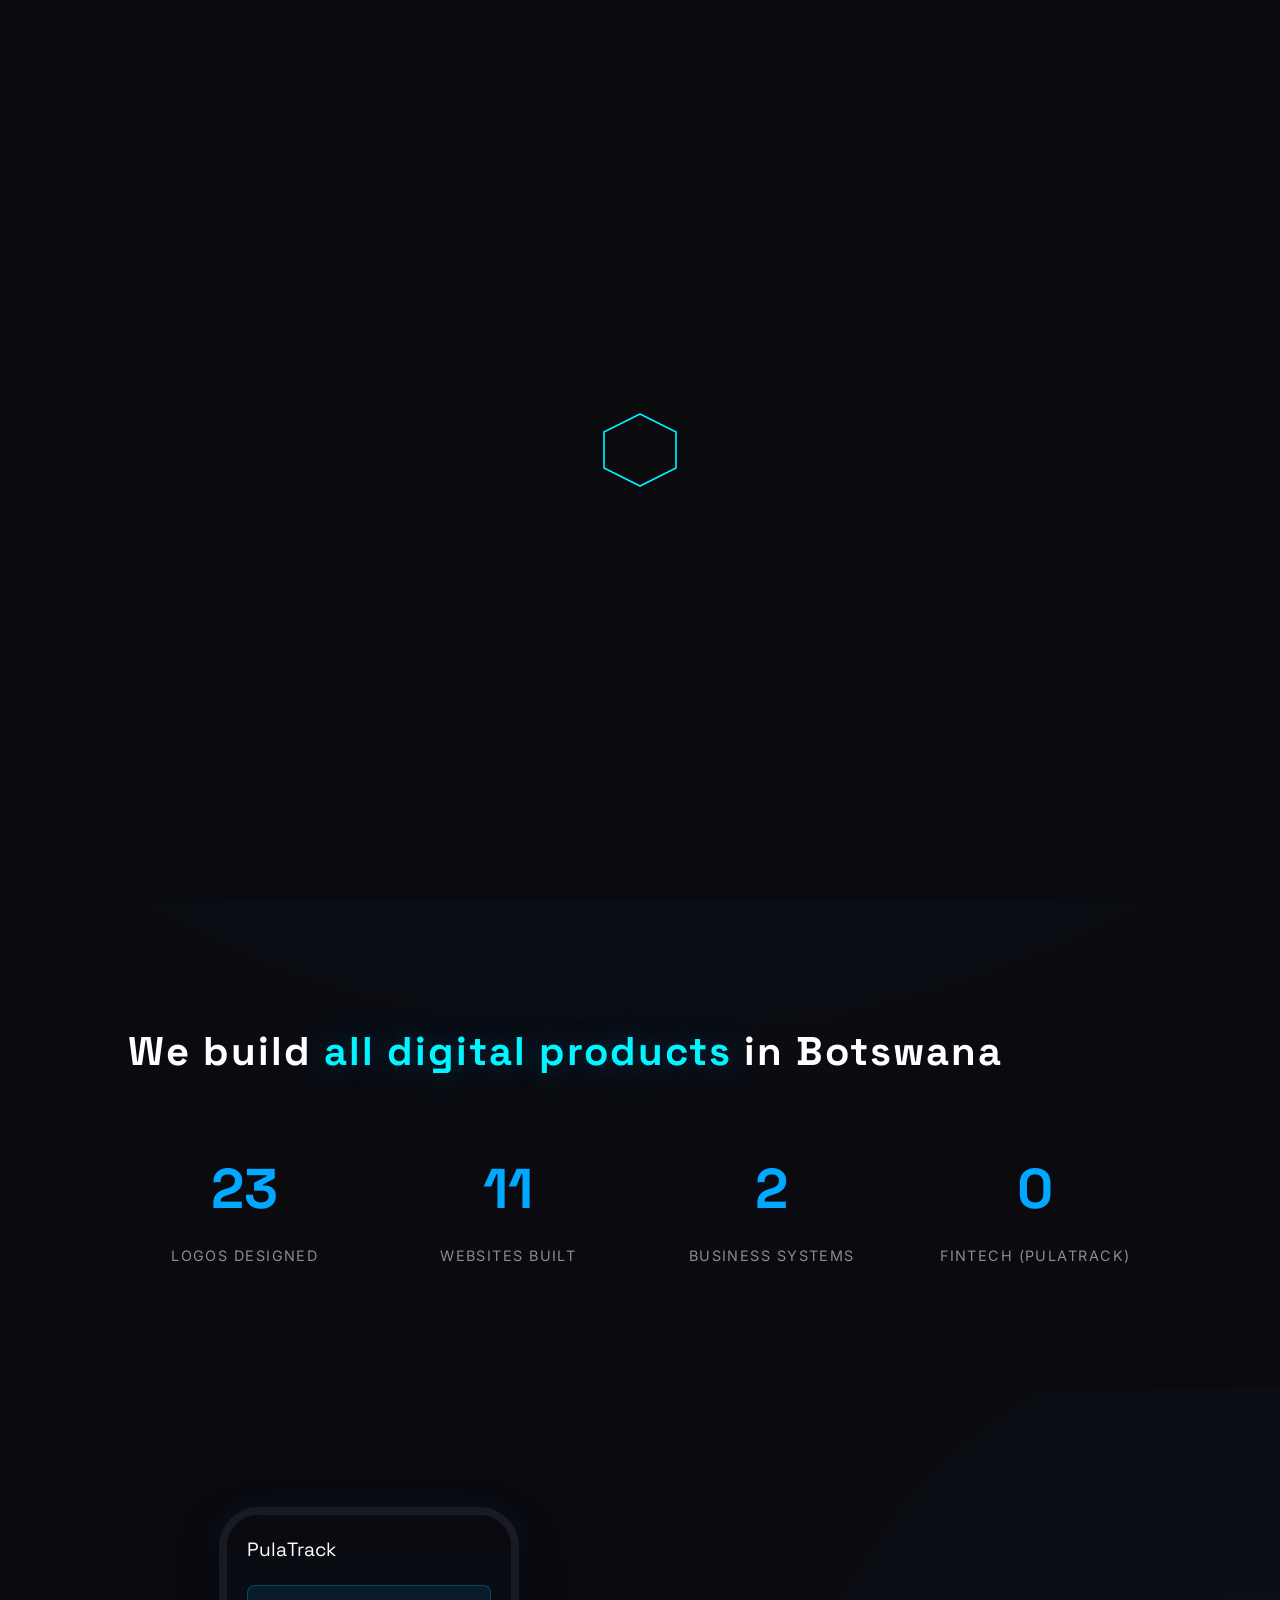
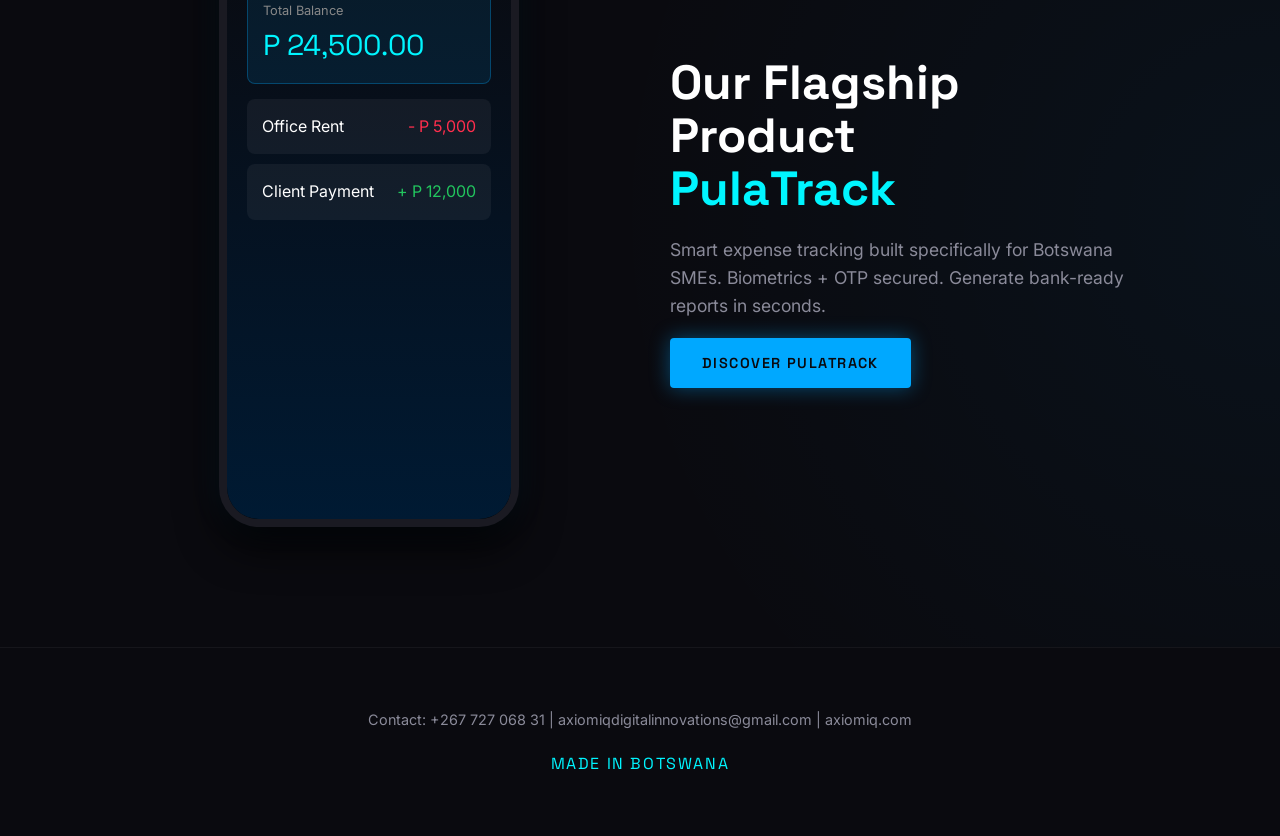
<file: index.html>
<!DOCTYPE html>
<html lang="en">
<head>
    <meta charset="UTF-8">
    <meta name="viewport" content="width=device-width, initial-scale=1.0">
    <title>AXIOMIQ | Moving Business Forward</title>
    <link rel="stylesheet" href="style.css">
    <link href="https://fonts.googleapis.com/css2?family=Space+Grotesk:wght@400;500;700&family=Inter:wght@400;500;600&display=swap" rel="stylesheet">
</head>
<body>

    <!-- LOADING SCREEN -->
    <div id="loader">
        <svg class="loader-hex" viewBox="0 0 100 100">
            <polygon points="50,5 95,27.5 95,72.5 50,95 5,72.5 5,27.5" />
        </svg>
    </div>

    <!-- NAVIGATION -->
    <header>
        <a href="index.html" class="logo-wrap">
            <svg class="logo-svg" viewBox="0 0 100 100">
                <polygon points="50,5 95,27.5 95,72.5 50,95 5,72.5 5,27.5" fill="none" stroke="#00F5FF" stroke-width="4"/>
                <circle cx="50" cy="50" r="8" fill="#00A8FF" />
            </svg>
            AXIOMIQ
        </a>
        <nav class="nav-links">
            <a href="index.html">Home</a>
            <a href="services.html">Services</a>
            <a href="pulatrack.html">PulaTrack</a>
            <a href="team.html">Leadership</a>
            <a href="contact.html">Contact</a>
        </nav>
    </header>

    <!-- HERO -->
    <section class="hero">
        <div class="hero-content">
            <svg class="hero-hex" viewBox="0 0 100 100">
                <polygon points="50,5 95,27.5 95,72.5 50,95 5,72.5 5,27.5" fill="none" stroke="#00F5FF" stroke-width="1.5"/>
                <path d="M50,20 L80,35 L80,65 L50,80 L20,65 L20,35 Z" fill="none" stroke="#00A8FF" stroke-width="1"/>
                <circle cx="50" cy="50" r="5" fill="#00F5FF" />
            </svg>
            <h1>AXIOMIQ</h1>
            <p class="subtext">Advanced X Intelligence Operations Model Intelligence Quotient</p>
            <div class="typing-wrap"><span id="typing"></span><span class="cursor"></span></div>
            <div class="hero-btns">
                <a href="services.html" class="btn btn-primary">Explore Services</a>
                <a href="pulatrack.html" class="btn btn-outline">View PulaTrack</a>
            </div>
        </div>
        <div class="hero-wave"></div>
    </section>

    <!-- ABOUT / STATS -->
    <section id="about">
        <h2 class="section-title reveal">We build <span>all digital products</span> in Botswana</h2>
        <div class="stats-grid">
            <div class="stat-item reveal">
                <div class="stat-num" data-target="100">0</div>
                <div class="stat-label">Logos Designed</div>
            </div>
            <div class="stat-item reveal">
                <div class="stat-num" data-target="50">0</div>
                <div class="stat-label">Websites Built</div>
            </div>
            <div class="stat-item reveal">
                <div class="stat-num" data-target="10">0</div>
                <div class="stat-label">Business Systems</div>
            </div>
            <div class="stat-item reveal">
                <div class="stat-num" data-target="1">0</div>
                <div class="stat-label">Fintech (PulaTrack)</div>
            </div>
        </div>
    </section>

    <!-- PULATRACK TEASER -->
    <section style="background: radial-gradient(circle at 100% 50%, rgba(0,168,255,0.05) 0%, transparent 50%);">
        <div class="split">
            <div class="phone-mockup reveal">
                <div class="phone-screen">
                    <div style="color: #fff; font-family: var(--font-display); font-size: 1.2rem; margin-bottom: 20px;">PulaTrack</div>
                    <div style="background: rgba(0,168,255,0.1); border: 1px solid rgba(0,168,255,0.3); border-radius: 8px; padding: 15px; margin-bottom: 15px;">
                        <div style="font-size: 0.8rem; color: #888;">Total Balance</div>
                        <div style="font-size: 1.8rem; font-family: var(--font-display); color: #00F5FF;">P 24,500.00</div>
                    </div>
                    <div style="background: rgba(255,255,255,0.05); border-radius: 8px; padding: 15px; margin-bottom: 10px; display: flex; justify-content: space-between;">
                        <span style="color: #fff;">Office Rent</span>
                        <span style="color: #FF2E4D;">- P 5,000</span>
                    </div>
                    <div style="background: rgba(255,255,255,0.05); border-radius: 8px; padding: 15px; display: flex; justify-content: space-between;">
                        <span style="color: #fff;">Client Payment</span>
                        <span style="color: #22C55E;">+ P 12,000</span>
                    </div>
                </div>
            </div>
            <div class="pulatrack-text reveal">
                <h2>Our Flagship Product<br><span style="color: var(--cyan);">PulaTrack</span></h2>
                <p>Smart expense tracking built specifically for Botswana SMEs. Biometrics + OTP secured. Generate bank-ready reports in seconds.</p>
                <a href="pulatrack.html" class="btn btn-primary">Discover PulaTrack</a>
            </div>
        </div>
    </section>

    <!-- FOOTER -->
    <footer>
        <p>Contact: +267 727 068 31 | axiomiqdigitalinnovations@gmail.com |  axiomiq.com</p>
        <div class="made-in">MADE IN BOTSWANA</div>
    </footer>

    <script src="script.js"></script>
</body>
</html>
</file>
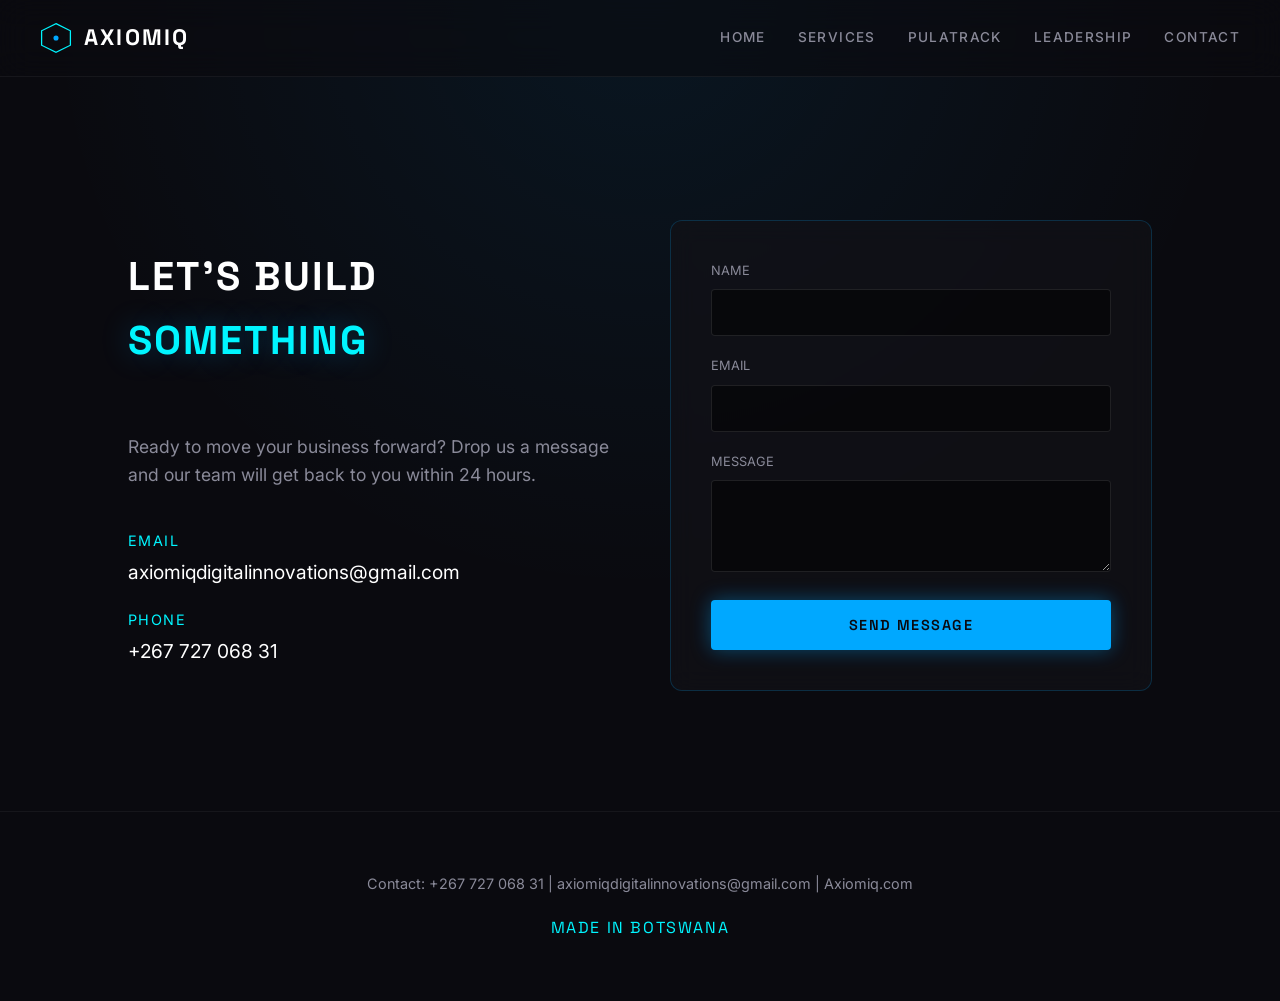
<file: contact.html>
<!DOCTYPE html>
<html lang="en">
<head>
    <meta charset="UTF-8">
    <meta name="viewport" content="width=device-width, initial-scale=1.0">
    <title>Contact | AXIOMIQ</title>
    <link rel="stylesheet" href="style.css">
    <link href="https://fonts.googleapis.com/css2?family=Space+Grotesk:wght@400;500;700&family=Inter:wght@400;500;600&display=swap" rel="stylesheet">
</head>
<body style="padding-top: 100px;">

    <header>
        <a href="index.html" class="logo-wrap">
            <svg class="logo-svg" viewBox="0 0 100 100">
                <polygon points="50,5 95,27.5 95,72.5 50,95 5,72.5 5,27.5" fill="none" stroke="#00F5FF" stroke-width="4"/>
                <circle cx="50" cy="50" r="8" fill="#00A8FF" />
            </svg>
            AXIOMIQ
        </a>
               <nav class="nav-links">
            <a href="index.html">Home</a>
            <a href="services.html">Services</a>
            <a href="pulatrack.html">PulaTrack</a>
            <a href="team.html">Leadership</a>
            <a href="contact.html">Contact</a>
        </nav>
    </header>

    <section>
        <div class="split">
            <div class="reveal">
                <h2 class="section-title">LET'S BUILD <span>SOMETHING</span></h2>
                <p style="color: var(--text-muted); margin-bottom: 40px; font-size: 1.1rem;">Ready to move your business forward? Drop us a message and our team will get back to you within 24 hours.</p>
                
                <div style="margin-bottom: 20px;">
                    <div style="color: var(--cyan); font-size: 0.9rem; text-transform: uppercase; letter-spacing: 0.1em; margin-bottom: 5px;">Email</div>
                    <div style="font-size: 1.2rem;">axiomiqdigitalinnovations@gmail.com</div>
                </div>
                <div>
                    <div style="color: var(--cyan); font-size: 0.9rem; text-transform: uppercase; letter-spacing: 0.1em; margin-bottom: 5px;">Phone</div>
                    <div style="font-size: 1.2rem;">+267 727 068 31</div>
                </div>
            </div>

            <div class="glass-card reveal">
                <form onsubmit="event.preventDefault(); alert('Message sent successfully!');">
                    <div style="margin-bottom: 20px;">
                        <label style="display: block; font-size: 0.8rem; color: var(--text-muted); margin-bottom: 8px; text-transform: uppercase;">Name</label>
                        <input type="text" style="width: 100%; padding: 15px; background: rgba(0,0,0,0.5); border: 1px solid rgba(255,255,255,0.1); color: #fff; border-radius: 4px; outline: none;" required>
                    </div>
                    <div style="margin-bottom: 20px;">
                        <label style="display: block; font-size: 0.8rem; color: var(--text-muted); margin-bottom: 8px; text-transform: uppercase;">Email</label>
                        <input type="email" style="width: 100%; padding: 15px; background: rgba(0,0,0,0.5); border: 1px solid rgba(255,255,255,0.1); color: #fff; border-radius: 4px; outline: none;" required>
                    </div>
                    <div style="margin-bottom: 20px;">
                        <label style="display: block; font-size: 0.8rem; color: var(--text-muted); margin-bottom: 8px; text-transform: uppercase;">Message</label>
                        <textarea rows="4" style="width: 100%; padding: 15px; background: rgba(0,0,0,0.5); border: 1px solid rgba(255,255,255,0.1); color: #fff; border-radius: 4px; outline: none;" required></textarea>
                    </div>
                    <button type="submit" class="btn btn-primary" style="width: 100%;">Send Message</button>
                </form>
            </div>
        </div>
    </section>

    <footer>
        <p>Contact: +267 727 068 31 | axiomiqdigitalinnovations@gmail.com | Axiomiq.com</p>
        <div class="made-in">MADE IN BOTSWANA</div>
    </footer>

    <script src="script.js"></script>
</body>
</html>
</file>
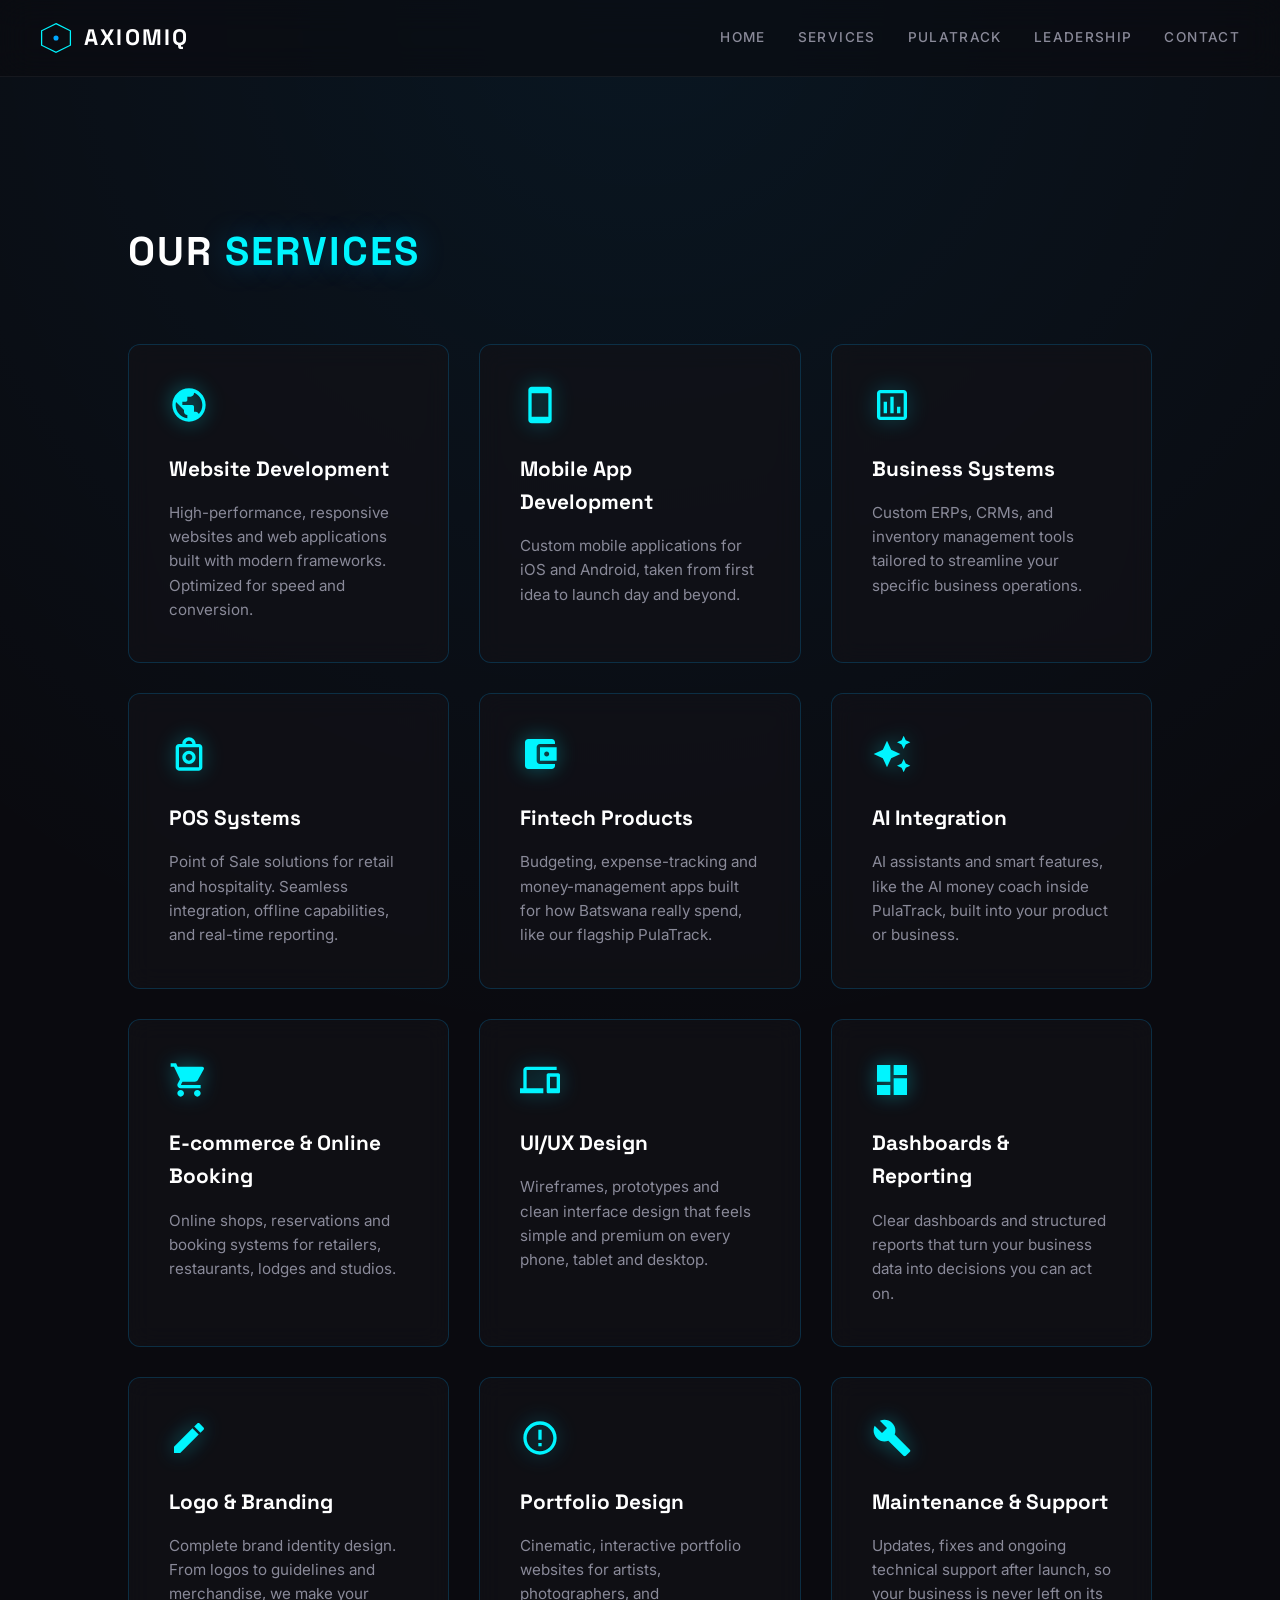
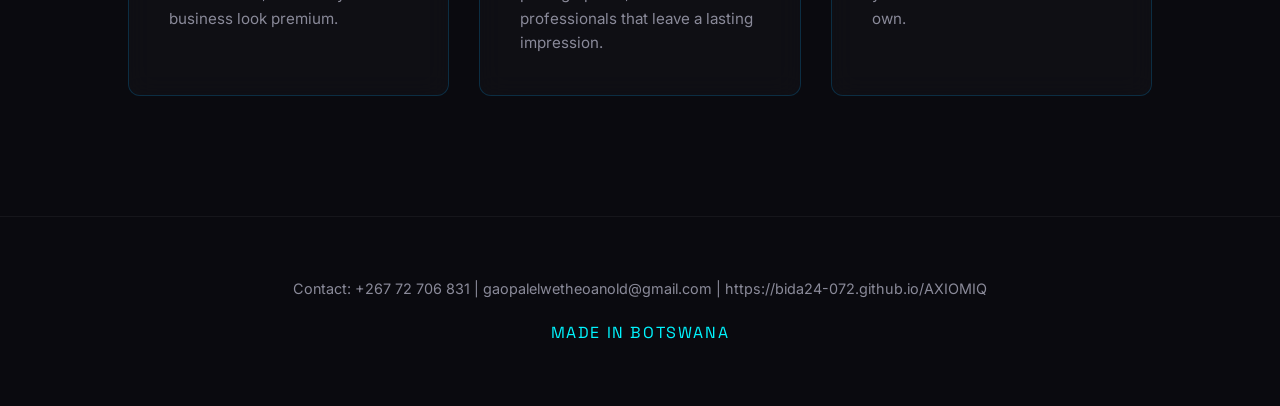
<file: services.html>
<!DOCTYPE html>
<html lang="en">
<head>
    <meta charset="UTF-8">
    <meta name="viewport" content="width=device-width, initial-scale=1.0">
    <title>Services | AXIOMIQ</title>
    <link rel="stylesheet" href="style.css">
    <link href="https://fonts.googleapis.com/css2?family=Space+Grotesk:wght@400;500;700&family=Inter:wght@400;500;600&display=swap" rel="stylesheet">
</head>
<body style="padding-top: 100px;">

    <header>
        <a href="index.html" class="logo-wrap">
            <svg class="logo-svg" viewBox="0 0 100 100">
                <polygon points="50,5 95,27.5 95,72.5 50,95 5,72.5 5,27.5" fill="none" stroke="#00F5FF" stroke-width="4"/>
                <circle cx="50" cy="50" r="8" fill="#00A8FF" />
            </svg>
            AXIOMIQ
        </a>
        <nav class="nav-links">
            <a href="index.html">Home</a>
            <a href="services.html">Services</a>
            <a href="pulatrack.html">PulaTrack</a>
            <a href="team.html">Leadership</a>
            <a href="contact.html">Contact</a>
        </nav>
    </header>

    <section>
        <h2 class="section-title reveal">OUR <span>SERVICES</span></h2>
        <div class="services-grid">

            <!-- 1. Website Development -->
            <div class="glass-card reveal">
                <svg class="svc-icon" viewBox="0 0 24 24"><path d="M12 2C6.48 2 2 6.48 2 12s4.48 10 10 10 10-4.48 10-10S17.52 2 12 2zm-1 17.93c-3.95-.49-7-3.85-7-7.93 0-.62.08-1.21.21-1.79L9 15v1c0 1.1.9 2 2 2v1.93zm6.9-2.54c-.26-.81-1-1.39-1.9-1.39h-1v-3c0-.55-.45-1-1-1H8v-2h2c.55 0 1-.45 1-1V7h2c1.1 0 2-.9 2-2v-.41c2.93 1.19 5 4.06 5 7.41 0 2.08-.8 3.97-2.1 5.39z"/></svg>
                <h3 class="svc-title">Website Development</h3>
                <p class="svc-desc">High-performance, responsive websites and web applications built with modern frameworks. Optimized for speed and conversion.</p>
            </div>

            <!-- 2. Mobile App Development -->
            <div class="glass-card reveal">
                <svg class="svc-icon" viewBox="0 0 24 24"><path d="M17 1.01L7 1c-1.1 0-2 .9-2 2v18c0 1.1.9 2 2 2h10c1.1 0 2-.9 2-2V3c0-1.1-.9-1.99-2-1.99zM17 19H7V5h10v14z"/></svg>
                <h3 class="svc-title">Mobile App Development</h3>
                <p class="svc-desc">Custom mobile applications for iOS and Android, taken from first idea to launch day and beyond.</p>
            </div>

            <!-- 3. Business Systems -->
            <div class="glass-card reveal">
                <svg class="svc-icon" viewBox="0 0 24 24"><path d="M19 3H5c-1.1 0-2 .9-2 2v14c0 1.1.9 2 2 2h14c1.1 0 2-.9 2-2V5c0-1.1-.9-2-2-2zm0 16H5V5h14v14zM7 10h2v7H7zm4-3h2v10h-2zm4 6h2v4h-2z"/></svg>
                <h3 class="svc-title">Business Systems</h3>
                <p class="svc-desc">Custom ERPs, CRMs, and inventory management tools tailored to streamline your specific business operations.</p>
            </div>

            <!-- 4. POS Systems -->
            <div class="glass-card reveal">
                <svg class="svc-icon" viewBox="0 0 24 24"><path d="M18 6h-2c0-2.21-1.79-4-4-4S8 3.79 8 6H6c-1.1 0-2 .9-2 2v12c0 1.1.9 2 2 2h12c1.1 0 2-.9 2-2V8c0-1.1-.9-2-2-2zm-6-2c1.1 0 2 .9 2 2h-4c0-1.1.9-2 2-2zm6 16H6V8h12v12zm-6-2c2.21 0 4-1.79 4-4s-1.79-4-4-4-4 1.79-4 4 1.79 4 4 4zm0-6c1.1 0 2 .9 2 2s-.9 2-2 2-2-.9-2-2 .9-2 2-2z"/></svg>
                <h3 class="svc-title">POS Systems</h3>
                <p class="svc-desc">Point of Sale solutions for retail and hospitality. Seamless integration, offline capabilities, and real-time reporting.</p>
            </div>

            <!-- 5. Fintech Products -->
            <div class="glass-card reveal">
                <svg class="svc-icon" viewBox="0 0 24 24"><path d="M21 18v1c0 1.1-.9 2-2 2H5c-1.11 0-2-.9-2-2V5c0-1.1.89-2 2-2h14c1.1 0 2 .9 2 2v1h-9c-1.11 0-2 .9-2 2v8c0 1.1.89 2 2 2h9zm-9-2h10V8H12v8zm4-2.5c-.83 0-1.5-.67-1.5-1.5s.67-1.5 1.5-1.5 1.5.67 1.5 1.5-.67 1.5-1.5 1.5z"/></svg>
                <h3 class="svc-title">Fintech Products</h3>
                <p class="svc-desc">Budgeting, expense-tracking and money-management apps built for how Batswana really spend, like our flagship PulaTrack.</p>
            </div>

            <!-- 6. AI Integration -->
            <div class="glass-card reveal">
                <svg class="svc-icon" viewBox="0 0 24 24"><path d="M19 9l1.25-2.75L23 5l-2.75-1.25L19 1l-1.25 2.75L15 5l2.75 1.25L19 9zm-7.5.5L9 4 6.5 9.5 1 12l5.5 2.5L9 20l2.5-5.5L17 12l-5.5-2.5zM19 15l-1.25 2.75L15 19l2.75 1.25L19 23l1.25-2.75L23 19l-2.75-1.25L19 15z"/></svg>
                <h3 class="svc-title">AI Integration</h3>
                <p class="svc-desc">AI assistants and smart features, like the AI money coach inside PulaTrack, built into your product or business.</p>
            </div>

            <!-- 7. E-commerce & Online Booking -->
            <div class="glass-card reveal">
                <svg class="svc-icon" viewBox="0 0 24 24"><path d="M7 18c-1.1 0-1.99.9-1.99 2S5.9 22 7 22s2-.9 2-2-.9-2-2-2zM1 2v2h2l3.6 7.59-1.35 2.45c-.16.28-.25.61-.25.96 0 1.1.9 2 2 2h12v-2H7.42c-.14 0-.25-.11-.25-.25l.03-.12.9-1.63h7.45c.75 0 1.41-.41 1.75-1.03l3.58-6.49c.08-.14.12-.31.12-.48 0-.55-.45-1-1-1H5.21l-.94-2H1zm16 16c-1.1 0-1.99.9-1.99 2s.89 2 1.99 2 2-.9 2-2-.9-2-2-2z"/></svg>
                <h3 class="svc-title">E-commerce &amp; Online Booking</h3>
                <p class="svc-desc">Online shops, reservations and booking systems for retailers, restaurants, lodges and studios.</p>
            </div>

            <!-- 8. UI/UX Design -->
            <div class="glass-card reveal">
                <svg class="svc-icon" viewBox="0 0 24 24"><path d="M4 6h18V4H4c-1.1 0-2 .9-2 2v11H0v3h14v-3H4V6zm19 2h-6c-.55 0-1 .45-1 1v10c0 .55.45 1 1 1h6c.55 0 1-.45 1-1V9c0-.55-.45-1-1-1zm-1 9h-4v-7h4v7z"/></svg>
                <h3 class="svc-title">UI/UX Design</h3>
                <p class="svc-desc">Wireframes, prototypes and clean interface design that feels simple and premium on every phone, tablet and desktop.</p>
            </div>

            <!-- 9. Dashboards & Reporting -->
            <div class="glass-card reveal">
                <svg class="svc-icon" viewBox="0 0 24 24"><path d="M3 13h8V3H3v10zm0 8h8v-6H3v6zm10 0h8V11h-8v10zm0-18v6h8V3h-8z"/></svg>
                <h3 class="svc-title">Dashboards &amp; Reporting</h3>
                <p class="svc-desc">Clear dashboards and structured reports that turn your business data into decisions you can act on.</p>
            </div>

            <!-- 10. Logo & Branding -->
            <div class="glass-card reveal">
                <svg class="svc-icon" viewBox="0 0 24 24"><path d="M3 17.25V21h3.75L17.81 9.94l-3.75-3.75L3 17.25zM20.71 7.04c.39-.39.39-1.02 0-1.41l-2.34-2.34c-.39-.39-1.02-.39-1.41 0l-1.83 1.83 3.75 3.75 1.83-1.83z"/></svg>
                <h3 class="svc-title">Logo &amp; Branding</h3>
                <p class="svc-desc">Complete brand identity design. From logos to guidelines and merchandise, we make your business look premium.</p>
            </div>

            <!-- 11. Portfolio Design -->
            <div class="glass-card reveal">
                <svg class="svc-icon" viewBox="0 0 24 24"><path d="M12 2C6.48 2 2 6.48 2 12s4.48 10 10 10 10-4.48 10-10S17.52 2 12 2zm0 18c-4.41 0-8-3.59-8-8s3.59-8 8-8 8 3.59 8 8-3.59 8-8 8zm-1-13h2v6h-2zm0 8h2v2h-2z"/></svg>
                <h3 class="svc-title">Portfolio Design</h3>
                <p class="svc-desc">Cinematic, interactive portfolio websites for artists, photographers, and professionals that leave a lasting impression.</p>
            </div>

            <!-- 12. Maintenance & Support -->
            <div class="glass-card reveal">
                <svg class="svc-icon" viewBox="0 0 24 24"><path d="M22.7 19l-9.1-9.1c.9-2.3.4-5-1.5-6.9-2-2-5-2.4-7.4-1.3L9 6 6 9 1.6 4.7C.4 7.1.9 10.1 2.9 12.1c1.9 1.9 4.6 2.4 6.9 1.5l9.1 9.1c.4.4 1 .4 1.4 0l2.3-2.3c.5-.4.5-1.1.1-1.4z"/></svg>
                <h3 class="svc-title">Maintenance &amp; Support</h3>
                <p class="svc-desc">Updates, fixes and ongoing technical support after launch, so your business is never left on its own.</p>
            </div>

        </div>
    </section>

    <footer>
        <p>Contact: +267 72 706 831 | gaopalelwetheoanold@gmail.com | https://bida24-072.github.io/AXIOMIQ</p>
        <div class="made-in">MADE IN BOTSWANA</div>
    </footer>

    <script src="script.js"></script>
</body>
</html>
</file>
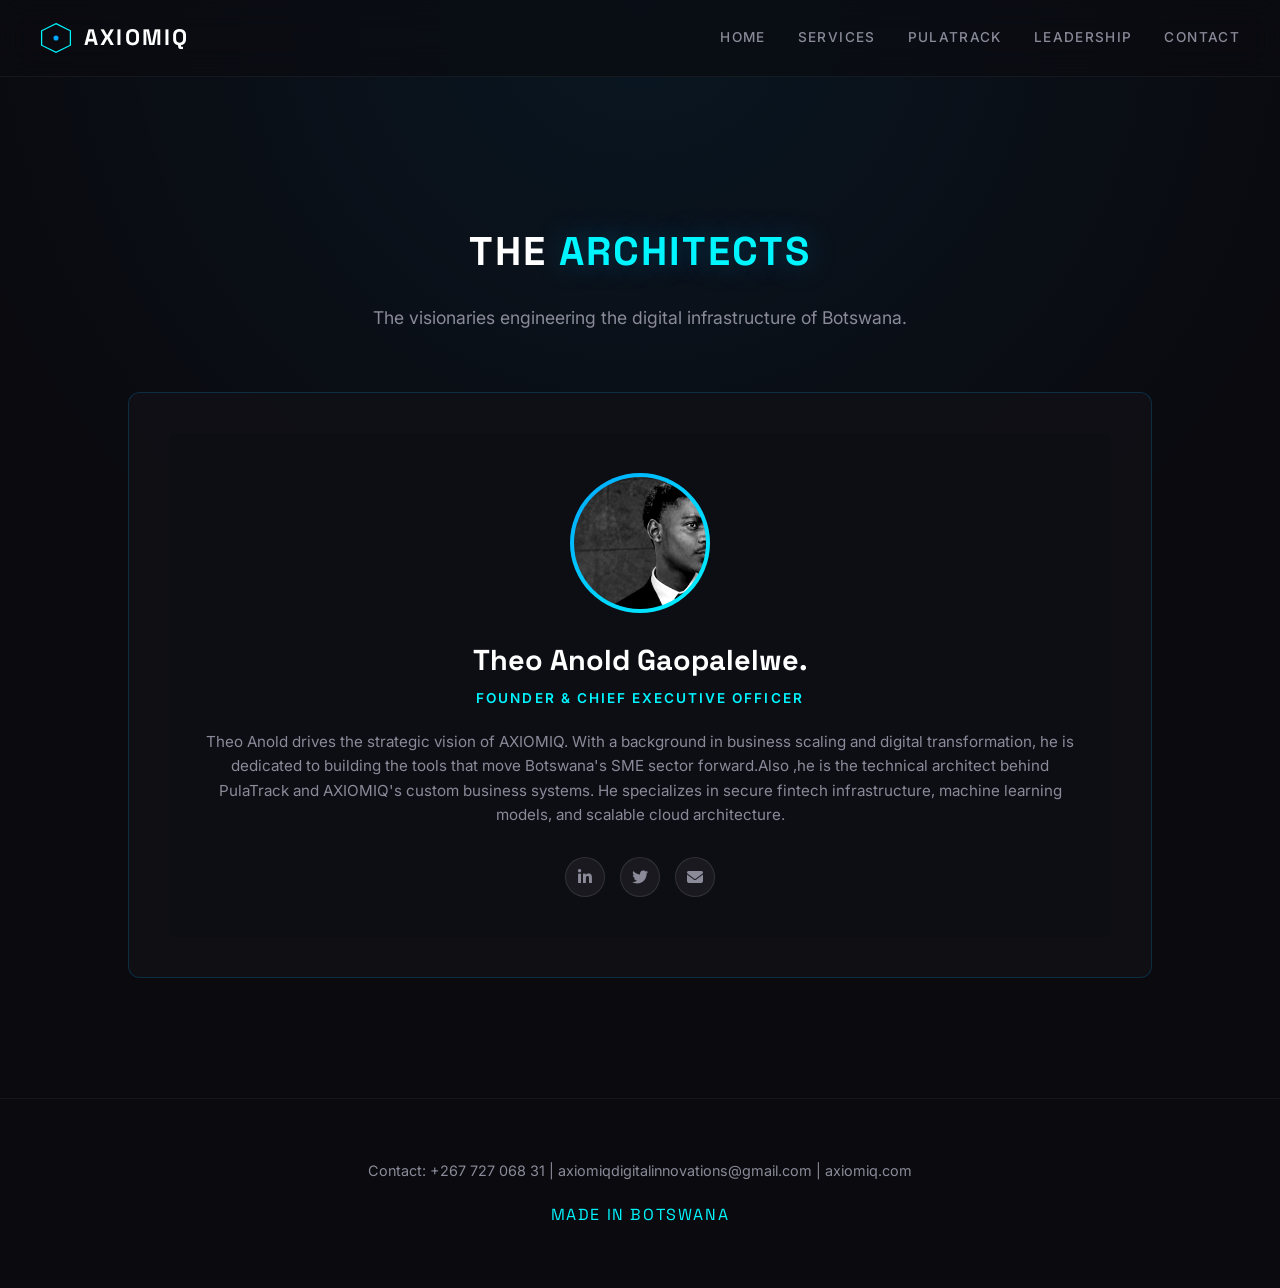
<file: team.html>
<!DOCTYPE html>
<html lang="en">
<head>
    <meta charset="UTF-8">
    <meta name="viewport" content="width=device-width, initial-scale=1.0">
    <title>Leadership | AXIOMIQ</title>
    <link rel="stylesheet" href="style.css">
    <link href="https://fonts.googleapis.com/css2?family=Space+Grotesk:wght@400;500;700&family=Inter:wght@400;500;600&display=swap" rel="stylesheet">
    <!-- Font Awesome for Icons -->
    <link rel="stylesheet" href="https://cdnjs.cloudflare.com/ajax/libs/font-awesome/6.4.0/css/all.min.css">
</head>
<body style="padding-top: 100px;">

    <header>
        <a href="index.html" class="logo-wrap">
            <svg class="logo-svg" viewBox="0 0 100 100">
                <polygon points="50,5 95,27.5 95,72.5 50,95 5,72.5 5,27.5" fill="none" stroke="#00F5FF" stroke-width="4"/>
                <circle cx="50" cy="50" r="8" fill="#00A8FF" />
            </svg>
            AXIOMIQ
        </a>
        <nav class="nav-links">
            <a href="index.html">Home</a>
            <a href="services.html">Services</a>
            <a href="pulatrack.html">PulaTrack</a>
            <a href="team.html">Leadership</a>
            <a href="contact.html">Contact</a>
        </nav>
    </header>

    <section>
        <div style="text-align: center; margin-bottom: 60px;">
            <h2 class="section-title reveal" style="margin-bottom: 20px;">THE <span>ARCHITECTS</span></h2>
            <p class="reveal" style="color: var(--text-muted); font-size: 1.1rem; max-width: 600px; margin: 0 auto;">The visionaries engineering the digital infrastructure of Botswana.</p>
        </div>

        <div class="team-grid">
            
            <!-- CEO CARD -->
            <div class="team-card reveal">
                <div class="team-card-inner">
                    <div class="team-img-wrap">
                        <!-- Placeholder for CEO Photo -->
                        <img src="Media%20(5)%20(1).jfif" alt="CEO Portrait">
                    </div>
                    <h3 class="team-name">Theo Anold Gaopalelwe.</h3>
                    <span class="team-role">Founder & Chief Executive Officer</span>
                    <p class="team-bio">Theo Anold drives the strategic vision of AXIOMIQ. With a background in business scaling and digital transformation, he is dedicated to building the tools that move Botswana's SME sector forward.Also ,he is the technical architect behind PulaTrack and AXIOMIQ's custom business systems. He specializes in secure fintech infrastructure, machine learning models, and scalable cloud architecture.</p>
                    <div class="team-socials">
                        <a href="https://bw.linkedin.com/in/theo-anold-gaopalelwe-6a8905394"><i class="fab fa-linkedin-in"></i></a>
                        <a href="#"><i class="fab fa-twitter"></i></a>
                        <a href="mailto:axiomiqdigitalinnovations@gmail.com"><i class="fas fa-envelope"></i></a>
                    </div>
                </div>
            </div>

          

        </div>
    </section>

    <footer>
        <p>Contact: +267 727 068 31 | axiomiqdigitalinnovations@gmail.com | axiomiq.com</p>
        <div class="made-in">MADE IN BOTSWANA</div>
    </footer>

    <script src="script.js"></script>
</body>
</html>
</file>
<file: style.css>
/* =========================================
   AXIOMIQ — Cinematic Digital System
========================================= */
:root {
    --bg: #0A0A0F;
    --surface: rgba(18, 18, 24, 0.7);
    --blue: #00A8FF;
    --cyan: #00F5FF;
    --white: #FFFFFF;
    --text-muted: #8A8A99;
    --glass-border: rgba(0, 168, 255, 0.2);
    --font-display: 'Space Grotesk', sans-serif;
    --font-body: 'Inter', sans-serif;
    --glow: 0 0 30px rgba(0, 168, 255, 0.3);
    --glow-strong: 0 0 40px rgba(0, 245, 255, 0.6);
}

* { margin: 0; padding: 0; box-sizing: border-box; }
html { scroll-behavior: smooth; }
body {
    font-family: var(--font-body);
    background-color: var(--bg);
    color: var(--white);
    line-height: 1.6;
    overflow-x: hidden;
    background-image: radial-gradient(circle at 50% 0%, rgba(0, 168, 255, 0.08) 0%, transparent 50%);
}
a { text-decoration: none; color: inherit; transition: all 0.3s ease; }
ul { list-style: none; }

/* --- LOADING SCREEN --- */
#loader {
    position: fixed;
    inset: 0;
    background: var(--bg);
    z-index: 10000;
    display: flex;
    flex-direction: column;
    align-items: center;
    justify-content: center;
    transition: opacity 0.8s ease, visibility 0.8s;
}
#loader.hidden { opacity: 0; visibility: hidden; }
.loader-hex {
    width: 80px; height: 80px;
    stroke: var(--cyan);
    stroke-width: 2;
    fill: none;
    stroke-dasharray: 400;
    stroke-dashoffset: 400;
    animation: drawHex 2s ease forwards;
}
@keyframes drawHex { to { stroke-dashoffset: 0; } }

/* --- NAVIGATION --- */
header {
    position: fixed;
    top: 0; left: 0; right: 0;
    padding: 20px 40px;
    display: flex;
    justify-content: space-between;
    align-items: center;
    z-index: 1000;
    background: rgba(10, 10, 15, 0.6);
    backdrop-filter: blur(16px);
    border-bottom: 1px solid rgba(255, 255, 255, 0.05);
}
.logo-wrap { display: flex; align-items: center; gap: 12px; font-family: var(--font-display); font-size: 1.4rem; font-weight: 700; letter-spacing: 0.1em; }
.logo-svg { width: 32px; height: 32px; }
.nav-links { display: flex; gap: 32px; }
.nav-links a { font-size: 0.85rem; font-weight: 500; text-transform: uppercase; letter-spacing: 0.1em; color: var(--text-muted); position: relative; }
.nav-links a:hover, .nav-links a.active { color: var(--cyan); text-shadow: var(--glow); }
.nav-links a::after { content: ''; position: absolute; bottom: -4px; left: 0; width: 0; height: 1px; background: var(--cyan); transition: width 0.3s; box-shadow: var(--glow); }
.nav-links a:hover::after, .nav-links a.active::after { width: 100%; }

/* --- HERO SECTION --- */
.hero {
    height: 100vh;
    display: flex;
    flex-direction: column;
    justify-content: center;
    align-items: center;
    text-align: center;
    position: relative;
    overflow: hidden;
}
.hero-content { position: relative; z-index: 2; }
.hero-hex {
    width: 120px; height: 120px;
    margin: 0 auto 30px;
    filter: drop-shadow(0 0 20px var(--blue));
    animation: float 6s ease-in-out infinite;
}
@keyframes float { 0%, 100% { transform: translateY(0); } 50% { transform: translateY(-15px); } }

.hero h1 {
    font-family: var(--font-display);
    font-size: clamp(3rem, 8vw, 6rem);
    font-weight: 700;
    letter-spacing: 0.1em;
    background: linear-gradient(180deg, #FFFFFF 0%, #00A8FF 100%);
    -webkit-background-clip: text;
    -webkit-text-fill-color: transparent;
    margin-bottom: 10px;
}
.hero .subtext { font-size: 0.9rem; letter-spacing: 0.3em; text-transform: uppercase; color: var(--cyan); margin-bottom: 40px; }
.typing-wrap { height: 30px; font-family: var(--font-display); font-size: 1.2rem; color: var(--white); margin-bottom: 50px; }
.cursor { display: inline-block; width: 2px; height: 20px; background: var(--cyan); margin-left: 5px; animation: blink 1s step-end infinite; }
@keyframes blink { 50% { opacity: 0; } }

.hero-btns { display: flex; gap: 20px; }
.btn {
    padding: 16px 32px;
    border-radius: 4px;
    font-family: var(--font-display);
    font-weight: 600;
    letter-spacing: 0.1em;
    text-transform: uppercase;
    font-size: 0.9rem;
    cursor: pointer;
    transition: all 0.3s ease;
}
.btn-primary { background: var(--blue); color: var(--bg); border: none; box-shadow: 0 0 20px rgba(0, 168, 255, 0.4); }
.btn-primary:hover { background: var(--cyan); box-shadow: var(--glow-strong); transform: translateY(-2px); }
.btn-outline { background: transparent; color: var(--white); border: 1px solid rgba(255,255,255,0.2); }
.btn-outline:hover { border-color: var(--cyan); color: var(--cyan); }

/* Blue Wave at bottom of hero */
.hero-wave {
    position: absolute;
    bottom: 0; left: 0; width: 100%; height: 30vh;
    background: url('data:image/svg+xml;utf8,<svg xmlns="http://www.w3.org/2000/svg" viewBox="0 0 1440 320"><path fill="%2300A8FF" fill-opacity="0.1" d="M0,224L48,213.3C96,203,192,181,288,181.3C384,181,480,203,576,224C672,245,768,267,864,250.7C960,235,1056,181,1152,165.3C1248,149,1344,171,1392,181.3L1440,192L1440,320L1392,320C1344,320,1248,320,1152,320C1056,320,960,320,864,320C768,320,672,320,576,320C480,320,384,320,288,320C192,320,96,320,48,320L0,320Z"></path></svg>');
    background-size: cover;
    background-repeat: no-repeat;
    background-position: bottom;
    z-index: 1;
}

/* --- SECTIONS & GLASSMORPHISM --- */
section { padding: 120px 10%; position: relative; }
.section-title { font-family: var(--font-display); font-size: 2.5rem; margin-bottom: 60px; letter-spacing: 0.05em; }
.section-title span { color: var(--cyan); text-shadow: var(--glow); }

.glass-card {
    background: var(--surface);
    backdrop-filter: blur(12px);
    border: 1px solid var(--glass-border);
    border-radius: 12px;
    padding: 40px;
    transition: all 0.4s ease;
}
.glass-card:hover {
    border-color: var(--cyan);
    box-shadow: var(--glow-strong);
    transform: translateY(-10px);
}

/* --- ABOUT / STATS --- */
.stats-grid { display: grid; grid-template-columns: repeat(auto-fit, minmax(200px, 1fr)); gap: 30px; }
.stat-item { text-align: center; }
.stat-num { font-family: var(--font-display); font-size: 3.5rem; font-weight: 700; color: var(--blue); margin-bottom: 10px; }
.stat-label { font-size: 0.9rem; color: var(--text-muted); text-transform: uppercase; letter-spacing: 0.1em; }

/* --- SERVICES GRID --- */
.services-grid { display: grid; grid-template-columns: repeat(auto-fit, minmax(300px, 1fr)); gap: 30px; }
.svc-icon { width: 40px; height: 40px; margin-bottom: 20px; fill: var(--cyan); filter: drop-shadow(0 0 10px rgba(0, 245, 255, 0.4)); }
.svc-title { font-family: var(--font-display); font-size: 1.3rem; margin-bottom: 15px; }
.svc-desc { color: var(--text-muted); font-size: 0.95rem; }

/* --- PULATRACK SPLIT --- */
.split { display: grid; grid-template-columns: 1fr 1fr; gap: 60px; align-items: center; }
.phone-mockup {
    width: 300px; height: 600px;
    border-radius: 40px;
    border: 8px solid #1A1A22;
    background: #000;
    margin: 0 auto;
    position: relative;
    box-shadow: 0 0 50px rgba(0, 168, 255, 0.15);
    overflow: hidden;
}
.phone-screen { padding: 20px; height: 100%; background: linear-gradient(180deg, #0A0A0F 0%, #001a33 100%); }
.pulatrack-text h2 { font-family: var(--font-display); font-size: 3rem; margin-bottom: 20px; line-height: 1.1; }
.pulatrack-text p { color: var(--text-muted); font-size: 1.1rem; margin-bottom: 30px; }

/* --- SCROLL REVEAL --- */
.reveal { opacity: 0; transform: translateY(40px); transition: all 0.8s cubic-bezier(0.5, 0, 0, 1); }
.reveal.visible { opacity: 1; transform: translateY(0); }

/* --- FOOTER --- */
footer { padding: 60px 10%; border-top: 1px solid rgba(255,255,255,0.05); text-align: center; }
footer p { color: var(--text-muted); font-size: 0.9rem; margin-bottom: 10px; }
footer .made-in { color: var(--cyan); font-family: var(--font-display); letter-spacing: 0.1em; margin-top: 20px; }

/* --- RESPONSIVE --- */
@media (max-width: 768px) {
    .split { grid-template-columns: 1fr; }
    .nav-links { display: none; }
    .hero h1 { font-size: 2.5rem; }
    .hero-btns { flex-direction: column; width: 100%; padding: 0 20px; }
    .btn { width: 100%; }
}
/* --- TEAM / LEADERSHIP PAGE --- */
.team-grid {
    display: grid;
    grid-template-columns: repeat(auto-fit, minmax(350px, 1fr));
    gap: 40px;
    margin-top: 40px;
}

.team-card {
    background: var(--surface);
    border: 1px solid var(--glass-border);
    border-radius: 12px;
    padding: 40px;
    position: relative;
    overflow: hidden;
    transition: all 0.4s ease;
    text-align: center;
}

.team-card::before {
    content: '';
    position: absolute;
    top: -50%; left: -50%;
    width: 200%; height: 200%;
    background: conic-gradient(transparent, var(--blue), transparent 30%);
    animation: rotate 6s linear infinite;
    opacity: 0;
    transition: opacity 0.4s ease;
    z-index: 0;
}

.team-card:hover::before {
    opacity: 1;
}

.team-card:hover {
    box-shadow: var(--glow);
    transform: translateY(-5px);
}

/* Inner mask to keep the gradient as just a border */
.team-card-inner {
    position: relative;
    z-index: 1;
    background: #0D0D14;
    border-radius: 8px;
    padding: 40px 30px;
    height: 100%;
}

@keyframes rotate {
    100% { transform: rotate(360deg); }
}

.team-img-wrap {
    width: 140px;
    height: 140px;
    margin: 0 auto 24px;
    border-radius: 50%;
    padding: 4px;
    background: linear-gradient(135deg, var(--blue), var(--cyan));
    position: relative;
}

.team-img-wrap img {
    width: 100%;
    height: 100%;
    object-fit: cover;
    border-radius: 50%;
    filter: grayscale(100%) contrast(1.2);
    transition: all 0.4s ease;
}

.team-card:hover .team-img-wrap img {
    filter: grayscale(0%) contrast(1);
}

.team-name {
    font-family: var(--font-display);
    font-size: 1.8rem;
    font-weight: 700;
    margin-bottom: 5px;
    color: var(--white);
}

.team-role {
    font-size: 0.85rem;
    color: var(--cyan);
    text-transform: uppercase;
    letter-spacing: 0.15em;
    font-weight: 600;
    margin-bottom: 20px;
    display: block;
}

.team-bio {
    color: var(--text-muted);
    font-size: 0.95rem;
    line-height: 1.6;
    margin-bottom: 30px;
}

.team-socials {
    display: flex;
    justify-content: center;
    gap: 15px;
}

.team-socials a {
    width: 40px;
    height: 40px;
    border-radius: 50%;
    background: rgba(255, 255, 255, 0.05);
    display: flex;
    align-items: center;
    justify-content: center;
    color: var(--text-muted);
    border: 1px solid rgba(255,255,255,0.1);
}

.team-socials a:hover {
    color: var(--bg);
    background: var(--cyan);
    border-color: var(--cyan);
    box-shadow: var(--glow);
    transform: translateY(-3px);
}
/* --- PULATRACK APP SHOWCASE --- */
.showcase-container {
    margin-top: 80px;
    padding-bottom: 60px;
    position: relative;
}

.showcase-scroll {
    display: flex;
    gap: 40px;
    overflow-x: auto;
    scroll-snap-type: x mandatory;
    padding: 40px 20px;
    /* Hides the scrollbar for a cleaner look */
    scrollbar-width: none; 
    -ms-overflow-style: none;
}
.showcase-scroll::-webkit-scrollbar { display: none; }

.phone-mockup {
    flex: 0 0 auto;
    width: 300px;
    height: 620px;
    border-radius: 40px;
    border: 8px solid #1A1A22;
    background: #000;
    position: relative;
    scroll-snap-align: center;
    box-shadow: 0 20px 40px rgba(0,0,0,0.8), 
                0 0 30px rgba(0, 168, 255, 0.1);
    transition: all 0.4s ease;
    animation: floatPhone 6s ease-in-out infinite;
}

/* Stagger the floating animation for each phone */
.phone-mockup:nth-child(2n) { animation-delay: 1s; }
.phone-mockup:nth-child(3n) { animation-delay: 2s; }
.phone-mockup:nth-child(4n) { animation-delay: 0.5s; }
.phone-mockup:nth-child(5n) { animation-delay: 1.5s; }

@keyframes floatPhone {
    0%, 100% { transform: translateY(0); }
    50% { transform: translateY(-15px); }
}

.phone-mockup:hover {
    border-color: var(--cyan);
    box-shadow: 0 30px 60px rgba(0,0,0,0.9), 
                0 0 40px rgba(0, 245, 255, 0.4);
    transform: scale(1.02) !important;
    animation-play-state: paused;
}

.phone-mockup img {
    width: 100%;
    height: 100%;
    object-fit: cover;
    border-radius: 32px;
    display: block;
}

/* --- CINEMATIC 3D CAROUSEL --- */
.showcase-3d-container {
    position: relative;
    max-width: 1200px;
    margin: 80px auto 0;
    padding: 0 20px;
    text-align: center;
}

.showcase-stage {
    position: relative;
    height: 650px;
    display: flex;
    justify-content: center;
    align-items: center;
    perspective: 1200px; /* Creates the 3D depth */
    margin-bottom: 40px;
}

.showcase-phone {
    position: absolute;
    width: 300px;
    height: 620px;
    border-radius: 40px;
    border: 8px solid #1A1A22;
    background: #000;
    box-shadow: 0 20px 40px rgba(0,0,0,0.8);
    overflow: hidden;
    transition: all 0.8s cubic-bezier(0.25, 1, 0.5, 1);
    cursor: pointer;
    /* Disable default image drag */
    -webkit-user-drag: none; 
}

.showcase-phone img {
    width: 100%;
    height: 100%;
    object-fit: cover;
    pointer-events: none;
}

/* 3D States */
.showcase-phone.active {
    z-index: 10;
    transform: translateX(0) scale(1) rotateY(0deg);
    filter: brightness(1) contrast(1);
    box-shadow: 0 30px 60px rgba(0,0,0,0.9), 0 0 50px rgba(0, 245, 255, 0.2);
    border-color: var(--cyan);
}

.showcase-phone.prev {
    z-index: 5;
    transform: translateX(-320px) scale(0.85) rotateY(25deg);
    filter: brightness(0.3) blur(2px);
    opacity: 0.8;
}

.showcase-phone.next {
    z-index: 5;
    transform: translateX(320px) scale(0.85) rotateY(-25deg);
    filter: brightness(0.3) blur(2px);
    opacity: 0.8;
}

.showcase-phone.hidden {
    z-index: 1;
    transform: translateX(0) scale(0.5) rotateY(0deg);
    opacity: 0;
    visibility: hidden;
}

/* Dynamic Text Below */
.showcase-text-content {
    max-width: 600px;
    margin: 0 auto;
    min-height: 120px; /* Prevents layout jump */
}
.showcase-text-content h3 {
    font-family: var(--font-display);
    font-size: 1.8rem;
    color: var(--cyan);
    margin-bottom: 10px;
    transition: opacity 0.4s ease;
}
.showcase-text-content p {
    color: var(--text-muted);
    font-size: 1.05rem;
    line-height: 1.6;
    transition: opacity 0.4s ease;
}

/* Mobile Adjustments */
@media (max-width: 768px) {
    .showcase-stage { height: 500px; perspective: 800px; }
    .showcase-phone { width: 240px; height: 500px; border-radius: 30px; border-width: 6px; }
    .showcase-phone.prev { transform: translateX(-150px) scale(0.85) rotateY(15deg); }
    .showcase-phone.next { transform: translateX(150px) scale(0.85) rotateY(-15deg); }
}
</file>
